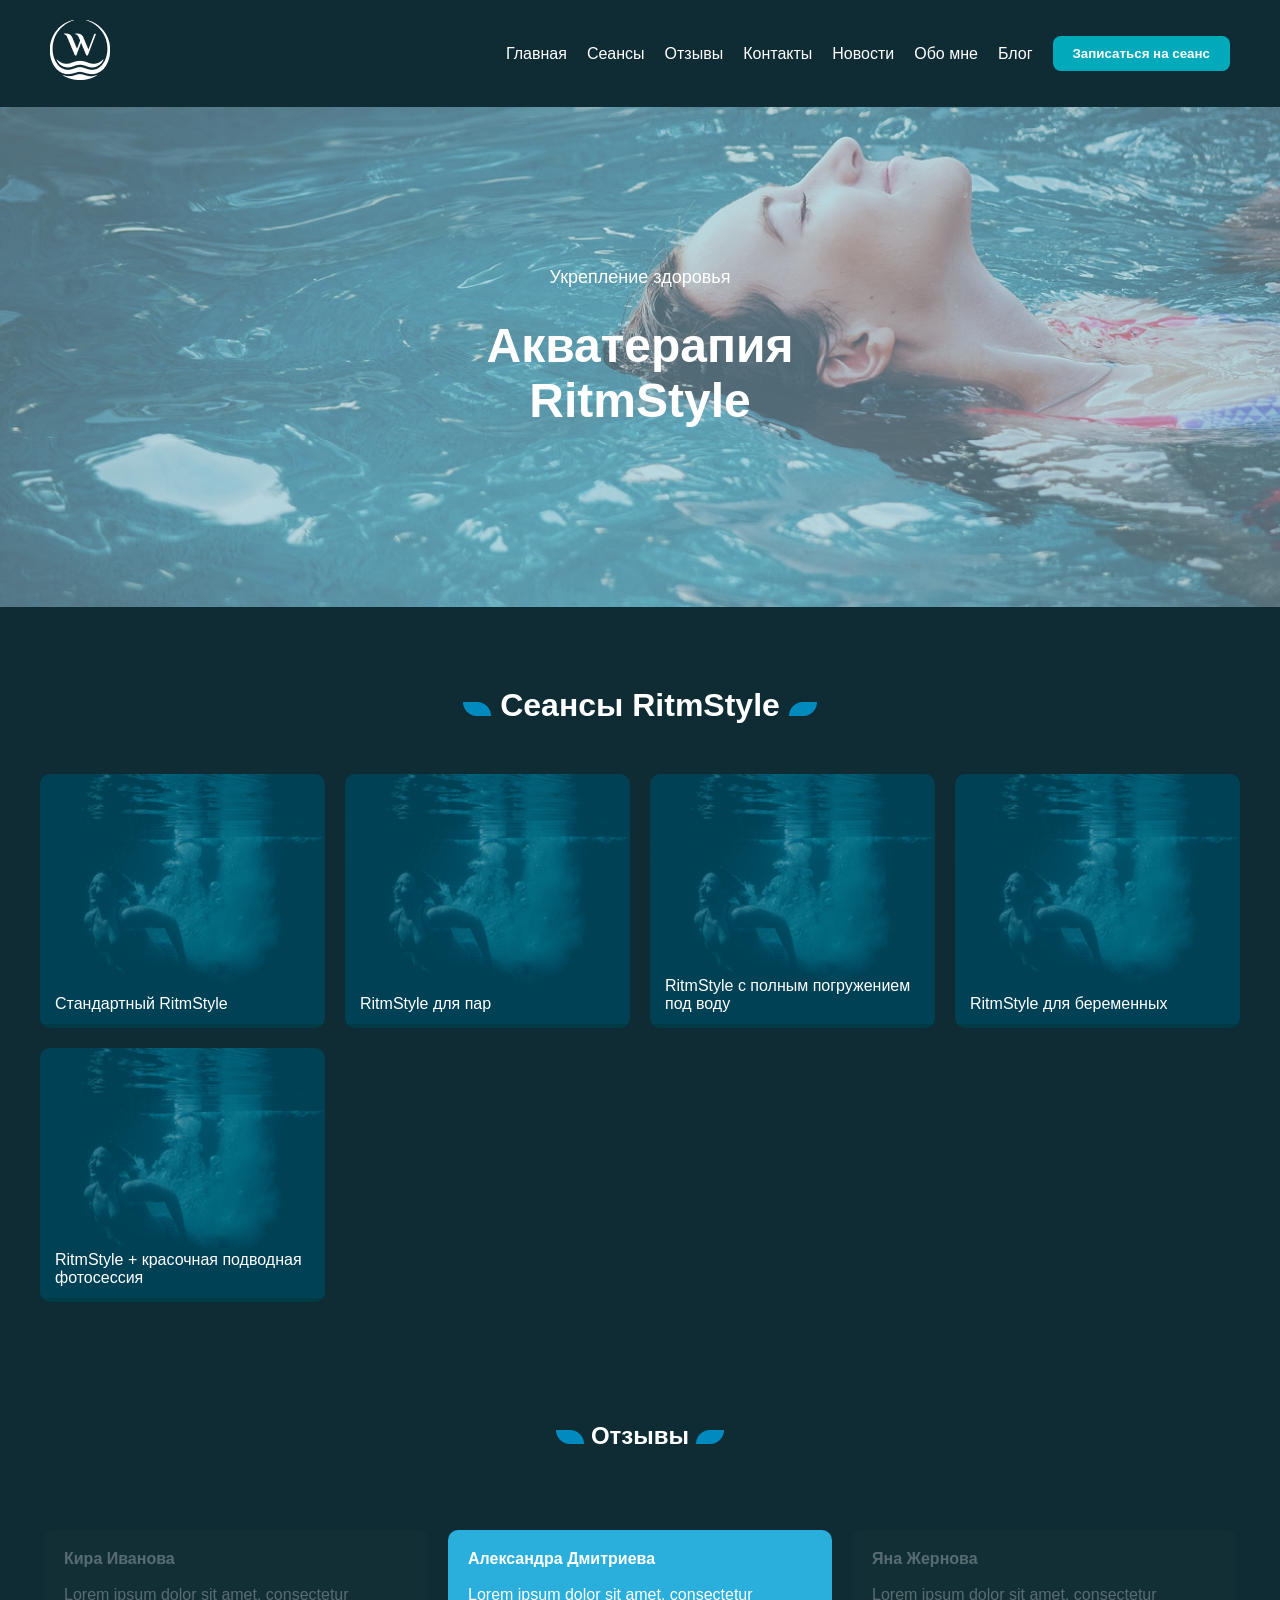
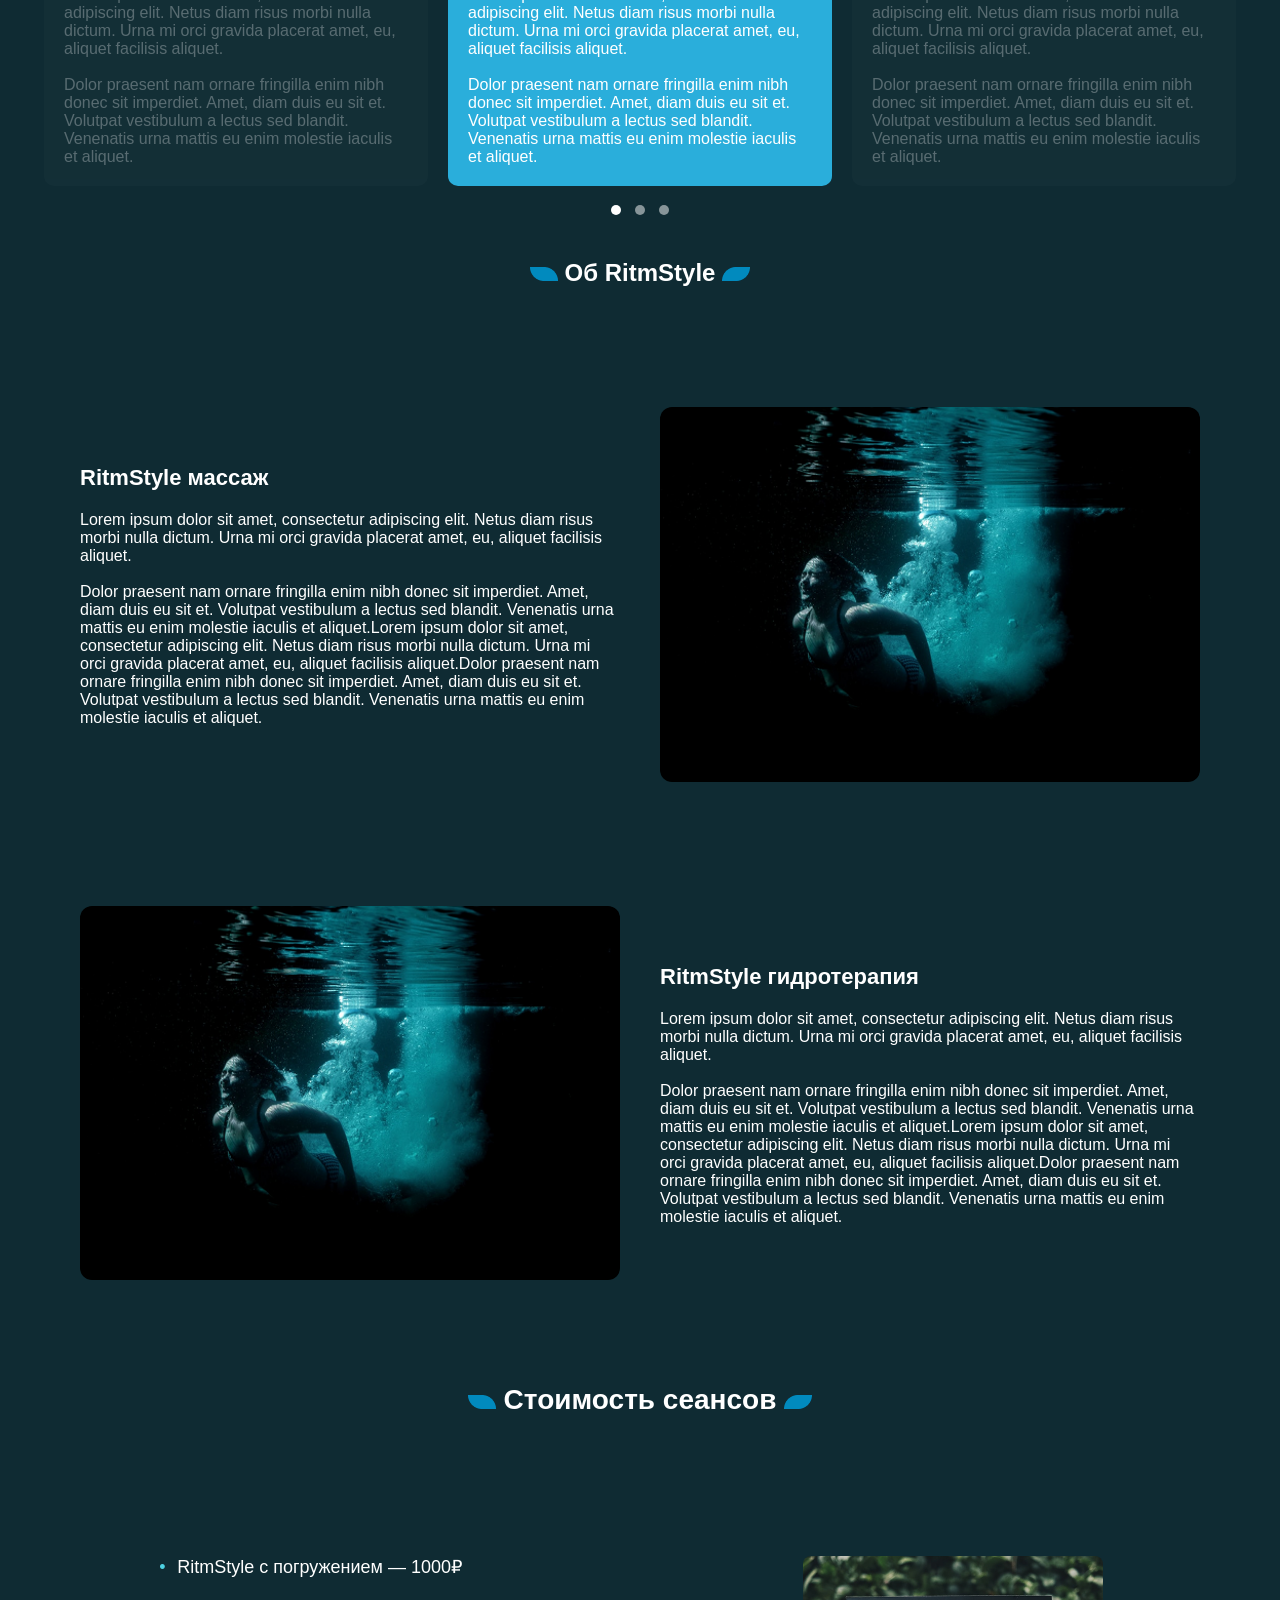
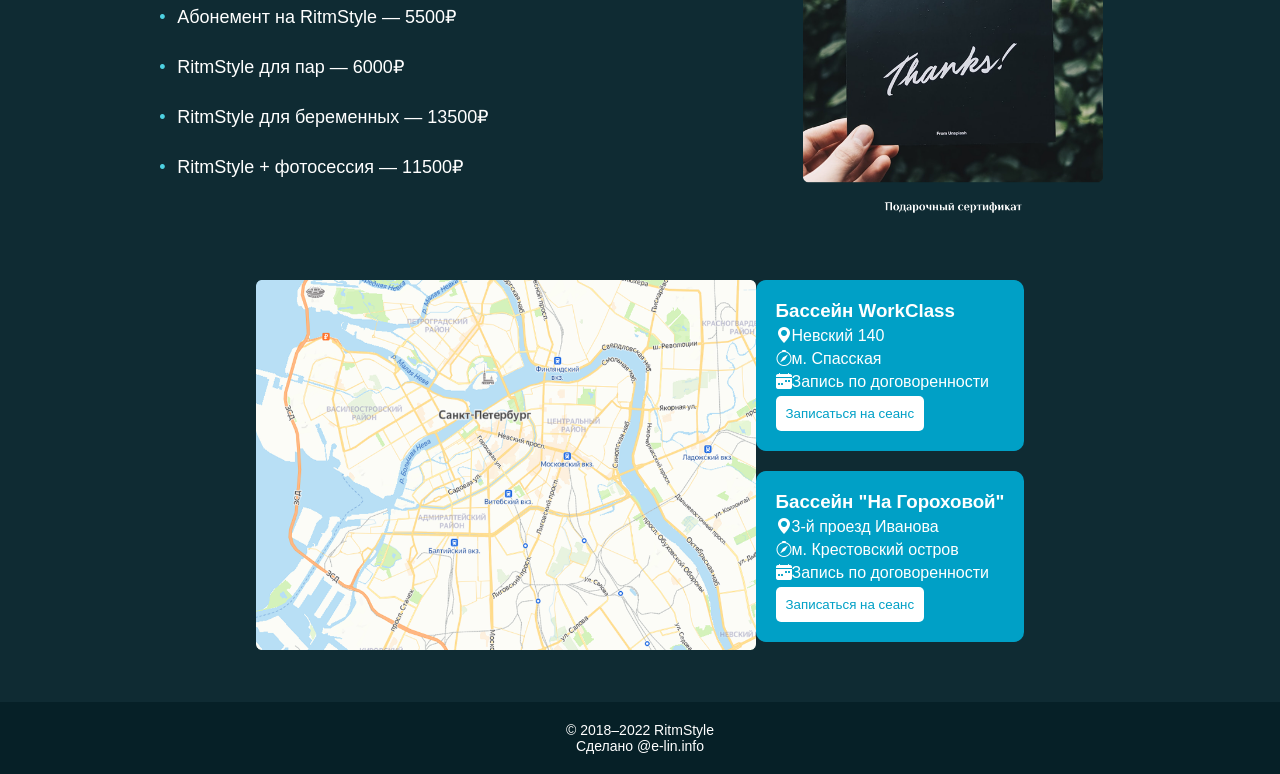
<file: index/index.html>
<!DOCTYPE html>
<html lang="en">
<head>
    <meta charset="UTF-8">
    <meta name="viewport" content="width=device-width, initial-scale=1.0">
    <title>Document</title>
    <link rel="stylesheet" href="./index.css">
    <link rel="stylesheet" href="https://cdn.jsdelivr.net/npm/bootstrap-icons@1.12.1/font/bootstrap-icons.min.css">
</head>
<body>
    <header class="header">
        <div class="logo"><img src="../image/Group 1 (2).png" alt=""></div></div>
        <nav class="nav">
          <a href="#">Главная</a>
          <a href="#">Сеансы</a>
          <a href="#">Отзывы</a>
          <a href="#">Контакты</a>
          <a href="#">Новости</a>
          <a href="#">Обо мне</a>
          <a href="#">Блог</a>
          <button class="button-primary">Записаться на сеанс</button>
        </nav>
      </header>
    
      <section class="hero">
        <div class="hero-content">
          <p>Укрепление здоровья</p>
          <h1>Акватерапия <br> RitmStyle</h1>
        </div>
      </section>

      <section class="sessions">
        <h2> <img src="../image/Rectangle 14.png" alt="">    Сеансы RitmStyle       <img src="../image/Rectangle 15.png" alt=""></h2>
        <div class="grid">
          <div class="card">
            <img src="../image/unsplash_TnOyyEtrKd0 (1).png" alt="Стандартный RitmStyle">
            <p>Стандартный RitmStyle</p>
          </div>
          <div class="card">
            <img src="../image/unsplash_TnOyyEtrKd0 (1).png" alt="RitmStyle для пар">
            <p>RitmStyle для пар</p>
          </div>
          <div class="card">
            <img src="../image/unsplash_TnOyyEtrKd0 (1).png" alt="RitmStyle с полным погружением под воду">
            <p>RitmStyle с полным погружением под воду</p>
          </div>
          <div class="card">
            <img src="../image/unsplash_TnOyyEtrKd0 (1).png" alt="RitmStyle для беременных">
            <p>RitmStyle для беременных</p>
          </div>
          <div class="card">
            <img src="../image/unsplash_TnOyyEtrKd0 (1).png" alt="RitmStyle + красочная подводная фотосессия">
            <p>RitmStyle + красочная подводная фотосессия</p>
          </div>
        </div>
      </section>

<section class="section2">
  <h2><img src="../image/Rectangle 14.png" alt="">         Отзывы        <img src="../image/Rectangle 15.png" alt=""></h2>
</section>




<div class="slider">
  <div class="slide ">Кира Иванова<br><br><p>Lorem ipsum dolor sit amet, consectetur adipiscing elit. Netus diam risus morbi nulla dictum. Urna mi orci gravida placerat amet, eu, aliquet facilisis aliquet.  <br> <br>Dolor praesent nam ornare fringilla enim nibh donec sit imperdiet. Amet, diam duis eu sit et. Volutpat vestibulum a lectus sed blandit.
    Venenatis urna mattis eu enim molestie iaculis et aliquet.   </p></div>
  <div class="slide active">Александра Дмитриева<br><br><p>Lorem ipsum dolor sit amet, consectetur adipiscing elit. Netus diam risus morbi nulla dictum. Urna mi orci gravida placerat amet, eu, aliquet facilisis aliquet.  <br> <br>Dolor praesent nam ornare fringilla enim nibh donec sit imperdiet. Amet, diam duis eu sit et. Volutpat vestibulum a lectus sed blandit.
    Venenatis urna mattis eu enim molestie iaculis et aliquet. </p></div>
  <div class="slide">Яна Жернова<br><br><p>Lorem ipsum dolor sit amet, consectetur adipiscing elit. Netus diam risus morbi nulla dictum. Urna mi orci gravida placerat amet, eu, aliquet facilisis aliquet.  <br> <br>Dolor praesent nam ornare fringilla enim nibh donec sit imperdiet. Amet, diam duis eu sit et. Volutpat vestibulum a lectus sed blandit.
    Venenatis urna mattis eu enim molestie iaculis et aliquet. </p></div>
</div>
<div class="dots">
  <span class="dot active"></span>
  <span class="dot"></span>
  <span class="dot"></span>
</div>
</section>


<h2><img src="../image/Rectangle 14.png" alt="">     Об RitmStyle     <img src="../image/Rectangle 15.png" alt=""></h2>
<section class="section">
 

  <div class="block">
    <div class="text">
      <div class="subtitle">RitmStyle массаж</div>
      <p>Lorem ipsum dolor sit amet, consectetur adipiscing elit. Netus diam risus morbi nulla dictum. Urna mi orci gravida placerat amet, eu, aliquet facilisis aliquet.  <br> <br>Dolor praesent nam ornare fringilla enim nibh donec sit imperdiet. Amet, diam duis eu sit et. Volutpat vestibulum a lectus sed blandit.
        Venenatis urna mattis eu enim molestie iaculis et aliquet.Lorem ipsum dolor sit amet, consectetur adipiscing elit. Netus diam risus morbi nulla dictum. Urna mi orci gravida placerat amet, eu, aliquet facilisis aliquet.Dolor praesent nam ornare fringilla enim nibh donec sit imperdiet. Amet, diam duis eu sit et. Volutpat vestibulum a lectus sed blandit.
        Venenatis urna mattis eu enim molestie iaculis et aliquet.</p>
    </div>
    <div class="image">
      <img src="../image/Rectangle 23 (2).png" alt="Массаж"/>
    </div>
  </div>

  <div class="block">
    <div class="image">
      <img src="../image/Rectangle 23 (2).png" alt="Гидротерапия"/>
    </div>
    <div class="text">
      <div class="subtitle">RitmStyle гидротерапия</div>
      <p>Lorem ipsum dolor sit amet, consectetur adipiscing elit. Netus diam risus morbi nulla dictum. Urna mi orci gravida placerat amet, eu, aliquet facilisis aliquet.  <br> <br>Dolor praesent nam ornare fringilla enim nibh donec sit imperdiet. Amet, diam duis eu sit et. Volutpat vestibulum a lectus sed blandit.
        Venenatis urna mattis eu enim molestie iaculis et aliquet.Lorem ipsum dolor sit amet, consectetur adipiscing elit. Netus diam risus morbi nulla dictum. Urna mi orci gravida placerat amet, eu, aliquet facilisis aliquet.Dolor praesent nam ornare fringilla enim nibh donec sit imperdiet. Amet, diam duis eu sit et. Volutpat vestibulum a lectus sed blandit.
        Venenatis urna mattis eu enim molestie iaculis et aliquet.</p>
    </div>
  </div>

  <div class="next-section"><img src="../image/Rectangle 14.png" alt="">    Стоимость сеансов     <img src="../image/Rectangle 15.png" alt=""></div>
</section>
  <div class="container">
    <div class="pricing">
      <ul>
        <li>RitmStyle с погружением — 1000₽</li><br>
        <li>Абонемент на RitmStyle — 5500₽</li><br>
        <li>RitmStyle для пар — 6000₽</li><br>
        <li>RitmStyle для беременных — 13500₽</li><br>
        <li>RitmStyle + фотосессия — 11500₽</li><br>
      </ul>
    </div>
    <div class="image-section">
      <img src="../Group 8.png" alt="Подарочный сертификат">
    </div>
  </div>
  <div class="map-section">
    <img src="../Rectangle 27.png" alt="" class="one">
    <div class="locations">
      <div class="location-box">
        <h3>Бассейн WorkClass</h3>
        <p><i class="bi bi-geo-alt-fill"></i>Невский 140</p>
        <p><i class="bi bi-compass"></i>м. Спасская</p>
        <p><i class="bi bi-calendar-week-fill"></i>Запись по договоренности</p>
        <button>Записаться на сеанс</button>
      </div>
      <div class="location-box">
        <h3>Бассейн "На Гороховой"</h3>
        <p><i class="bi bi-geo-alt-fill"></i>3-й проезд Иванова</p>
        <p><i class="bi bi-compass"></i>м. Крестовский остров</p>
        <p><i class="bi bi-calendar-week-fill"></i>Запись по договоренности</p>
        <button>Записаться на сеанс</button>
      </div>
    </div>
  </div>
  <footer>
    © 2018–2022 RitmStyle <br>
    Сделано @e-lin.info
  </footer>


























    
    
    
    
    
      
      
</body>
</html>
</file>
<file: index/index.css>
* {
    margin: 0;
    padding: 0;
    box-sizing: border-box;
  }
  body {
    font-family: 'Arial', sans-serif;
    background-color: #041f24;
    color: #ffffff;
  }
  .header {
    display: flex;
    align-items: center;
    justify-content: space-between;
    padding: 20px 50px;
    flex-wrap: wrap;
  }
  .logo {
    font-size: 28px;
    font-weight: bold;
  }
  .nav {
    display: flex;
    flex-wrap: wrap;
    gap: 20px;
    align-items: center;
  }
  .nav a {
    text-decoration: none;
    color: white;
    font-size: 16px;
    position: relative;
  }
  .button-primary {
    background-color: #00aabb;
    color: white;
    border: none;
    padding: 10px 20px;
    cursor: pointer;
    font-weight: bold;
    border-radius: 8px;
  }
  .hero {
    background: url('../image/unsplash_S-llxYh3GzI\ \(1\).png') no-repeat center center/cover;
    height: 500px;
    display: flex;
    align-items: center;
    justify-content: center;
    text-align: center;
  }
  .hero-content p {
    font-size: 18px;
    margin-bottom: 10px;
  }
  .hero-content h1 {
    font-size: 48px;
    margin: 0;
  }
  
  body {
    background-color: #0a1d20;
    font-family: 'Georgia', serif;
    color: white;
    margin: 0;
    padding: 0;
  }
  
  .sessions {
    padding: 40px;
    text-align: center;
  }
  
  .sessions h2 {
    font-size: 2em;
    margin-bottom: 20px;
    position: relative;
    display: inline-block;
  }
  
  /* .sessions h2::before,
  .sessions h2::after {
    content: '';
    width: 10px;
    height: 10px;
    background-color: #00bcd4;
    border-radius: 50%;
    display: inline-block;
    margin: 0 10px;
  }
   */
  .grid {
    display: grid;
    grid-template-columns: repeat(auto-fit, minmax(250px, 1fr));
    gap: 20px;
    margin-top: 30px;
  }
  
  .card {
    background-color: #003c46;
    border-radius: 10px;
    overflow: hidden;
    position: relative;
    cursor: pointer;
    transition: transform 0.3s ease;
  }
  
  .card:hover {
    transform: scale(1.03);
  }
  
  .card img {
    width: 100%;
    height: 250px;
    object-fit: cover;
    opacity: 0.6;
  }
  
  .card p {
    position: absolute;
    bottom: 15px;
    left: 15px;
    font-size: 1em;
    color: white;
    text-align: left;
  }
  .section2 {
    padding: 40px;
    text-align: center;
  }


  body {
    background-color: #0b2c2e;
    color: white;
    font-family: sans-serif;
    margin: 0;
    padding: 0;
  }
  
  h2 {
    text-align: center;
    margin: 40px 0;
  }
  
  .reviews {
    padding: 20px;
  }
  
  .slider {
    display: flex;
    justify-content: center;
    gap: 20px;
    overflow: hidden;
  }
  
  .slide {
    background-color: #1e3a3f;
    padding: 20px;
    border-radius: 10px;
    flex: 0 0 30%;
    opacity: 0.3;
    transition: 0.3s;
    font-weight: 800;
  }
  p {
    font-family: 'Gill Sans', 'Gill Sans MT', Calibri, 'Trebuchet MS', sans-serif;
font-weight: 80;
  }
  .slide.active {
    background-color: #2aaedb;
    opacity: 1;
    font-weight: 800;
  }
  
  .dots {
    text-align: center;
    margin-top: 15px;
  }
  
  .dot {
    display: inline-block;
    width: 10px;
    height: 10px;
    background: white;
    border-radius: 50%;
    margin: 0 5px;
    opacity: 0.5;
  }
  
  .dot.active {
    opacity: 1;
  }
  
  


  body {
    margin: 0;
    font-family: 'Arial', sans-serif;
    background-color: #0d2b2f;
    color: white;
  }

  .section {
    padding: 60px 20px;
    max-width: 1200px;
    margin: auto;
  }

  .section-title {
    text-align: center;
    font-size: 36px;
    font-weight: bold;
    margin-bottom: 60px;
  }

  .block {
    display: flex;
    flex-wrap: wrap;
    align-items: center;
    margin-bottom: 80px;
  }

  .text, .image {
    flex: 1 1 50%;
    padding: 20px;
  }

  .image img {
    width: 100%;
    border-radius: 12px;
  }

  .block:nth-child(even) .text {
    order: 2;
  }

  .block:nth-child(even) .image {
    order: 1;
  }

  .subtitle {
    font-size: 22px;
    font-weight: bold;
    margin-bottom: 20px;
  }

  .next-section {
    text-align: center;
    font-size: 28px;
    font-weight: bold;
    padding-bottom: 60px;
  }









  body {
    margin: 0;
    font-family: 'Arial', sans-serif;
    background-color: #0f2b33;
    color: white;
  }
  h1 {
    text-align: center;
    padding: 20px;
    font-size: 32px;
  }
  .container {
    display: flex;
    flex-direction: row;
    justify-content: space-around;
    flex-wrap: wrap;
    padding: 20px;
  }
  .pricing {
    max-width: 400px;
  }
  .pricing ul {
    list-style: none;
    padding: 0;
  }
  .pricing li {
    margin-bottom: 10px;
    font-size: 18px;
  }
  .pricing li::before {
    content: '\2022';
    color: #4dd0e1;
    display: inline-block; 
    width: 1em;
    margin-left: -1em;
  }
  .image-section {
    text-align: center;
  }
  .image-section img {
    max-width: 300px;
    border-radius: 8px;
  }
  .image-section p {
    margin-top: 10px;
  }
  .map-section {
    display: flex;
    justify-content: center;
    margin: 40px 20px;
    flex-wrap: wrap;
  }
  .map-section iframe {
    width: 500px;
    height: 400px;
    border: 0;
    margin-right: 20px;
  }
  .locations {
    display: flex;
    flex-direction: column;
    justify-content: space-between;
  }
  .location-box {
    background-color: #00a0c6;
    padding: 20px;
    margin-bottom: 20px;
    border-radius: 10px;
    max-width: 300px;
    gap: 10;
    color: white;
  }
  .location-box h3 {
    margin-top: 0;
  }
  .location-box p {
    margin: 5px 0;
  }
  .location-box button {
    background-color: white;
    color: #00a0c6;
    border: none;
    padding: 10px;
    cursor: pointer;
    border-radius: 5px;
  }
  footer {
    text-align: center;
    font-size: 14px;
    padding: 20px;
    background-color: #062027;
  }
.one {
    width: 500px;
    height: 370px;
  }
</file>
